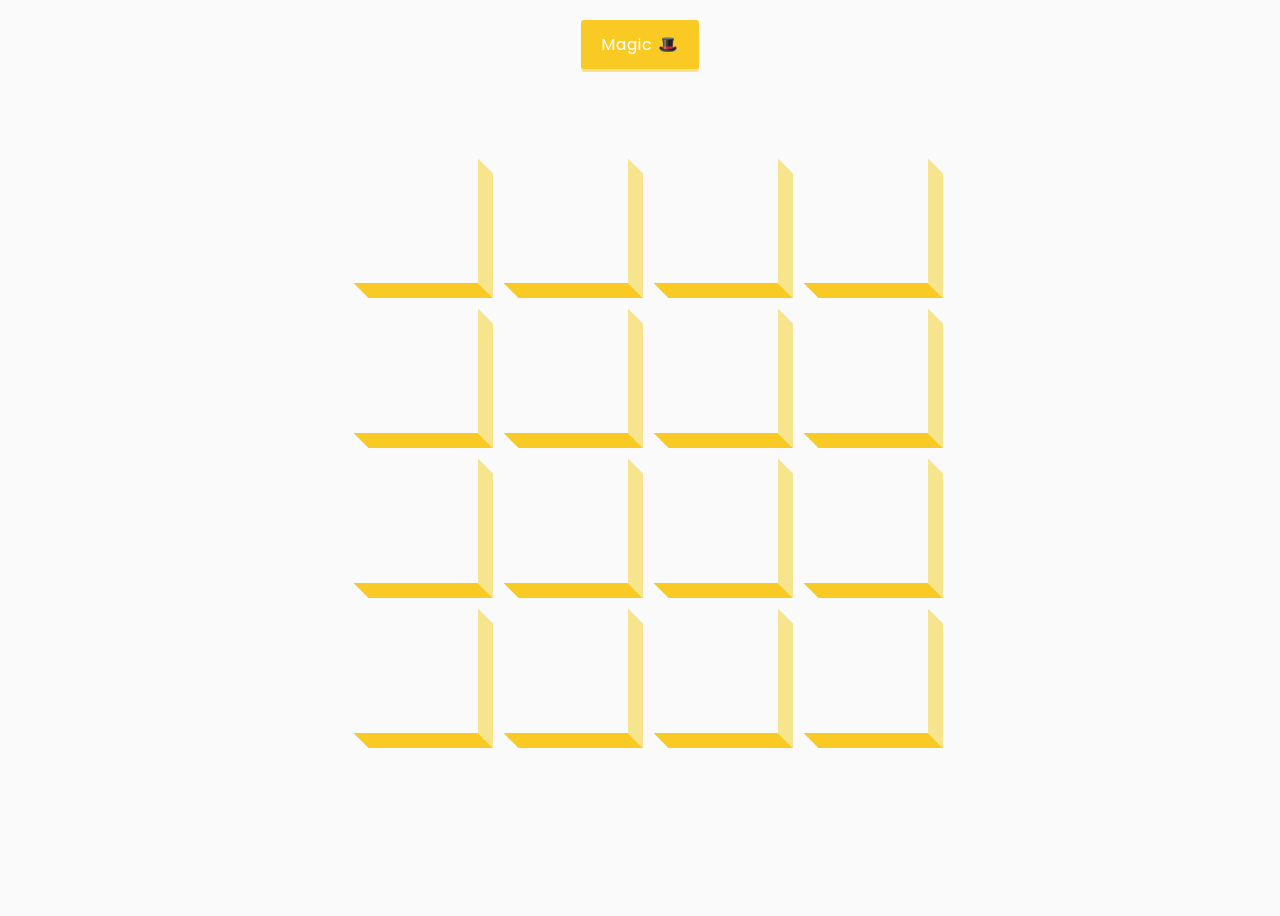
<file: 3D_Boxes_Bckground/index.html>
<!DOCTYPE html>
<html lang="en">
  <head>
    <meta charset="UTF-8" />
    <meta name="viewport" content="width=device-width, initial-scale=1.0" />
    <link
      rel="stylesheet"
      href="https://cdnjs.cloudflare.com/ajax/libs/font-awesome/5.14.0/css/all.min.css"
      integrity="sha512-1PKOgIY59xJ8Co8+NE6FZ+LOAZKjy+KY8iq0G4B3CyeY6wYHN3yt9PW0XpSriVlkMXe40PTKnXrLnZ9+fkDaog=="
      crossorigin="anonymous"
    />
    <link rel="stylesheet" href="style.css" />
    <title>3D Boxes Background</title>
  </head>
  <body>
    <button id="btn" class="magic">Magic 🎩</button>
    <div id="boxes" class="boxes big"></div>
    <script src="script.js"></script>
  </body>
</html>
</file>
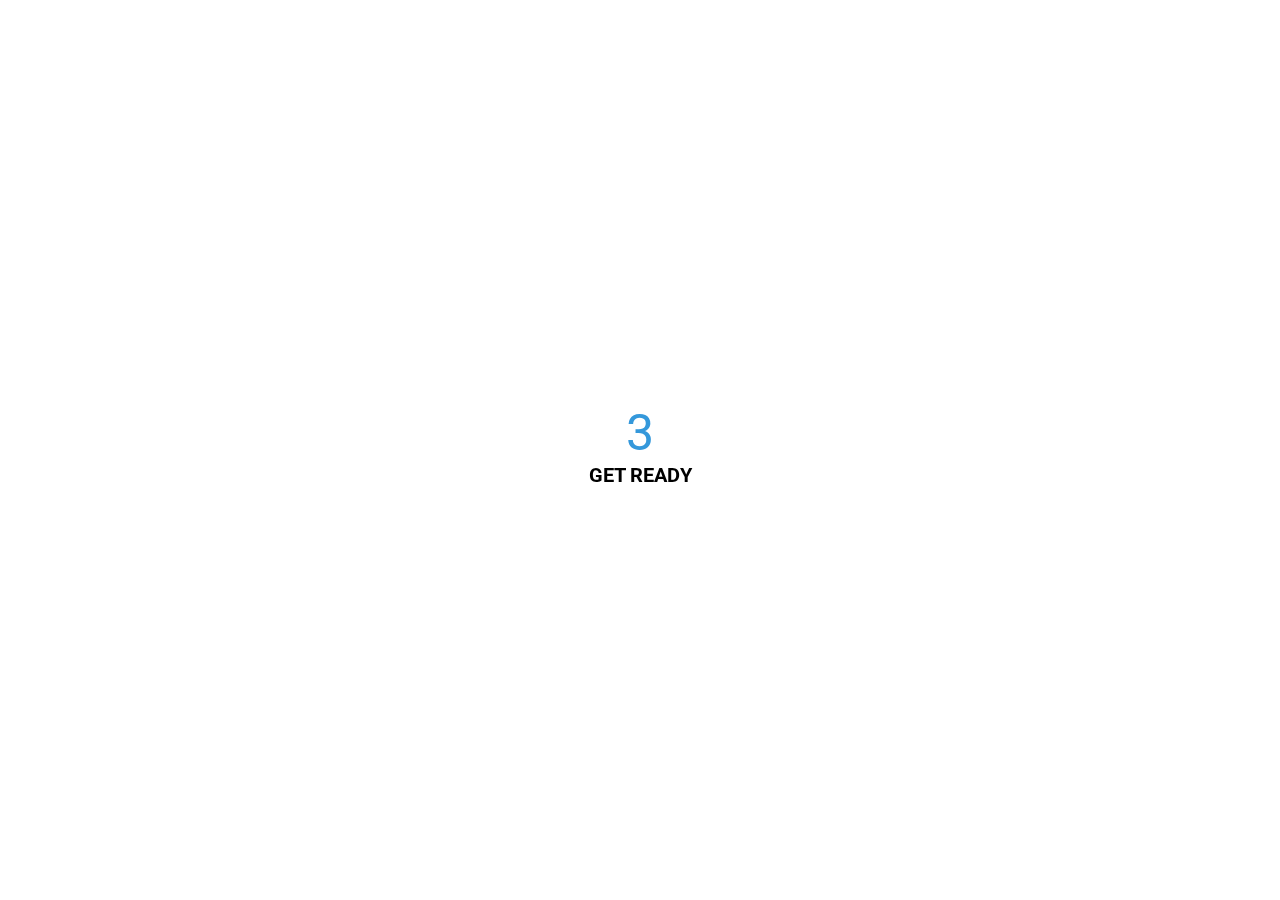
<file: Animated_countdown/index.html>
<!DOCTYPE html>
<html lang="en">
  <head>
    <meta charset="UTF-8" />
    <meta name="viewport" content="width=device-width, initial-scale=1.0" />
    <link rel="stylesheet" href="style.css" />
    <title>Animated Countdown</title>
  </head>
  <body>
    <div class="counter">
      <div class="nums">
        <span class="in">3</span>
        <span>2</span>
        <span>1</span>
        <span>0</span>
      </div>
      <h4>Get Ready</h4>
    </div>

    <div class="final">
      <h1>GO</h1>
      <button id="replay">
        <span>Replay</span>
      </button>
    </div>
    <script src="script.js"></script>
  </body>
</html>
</file>
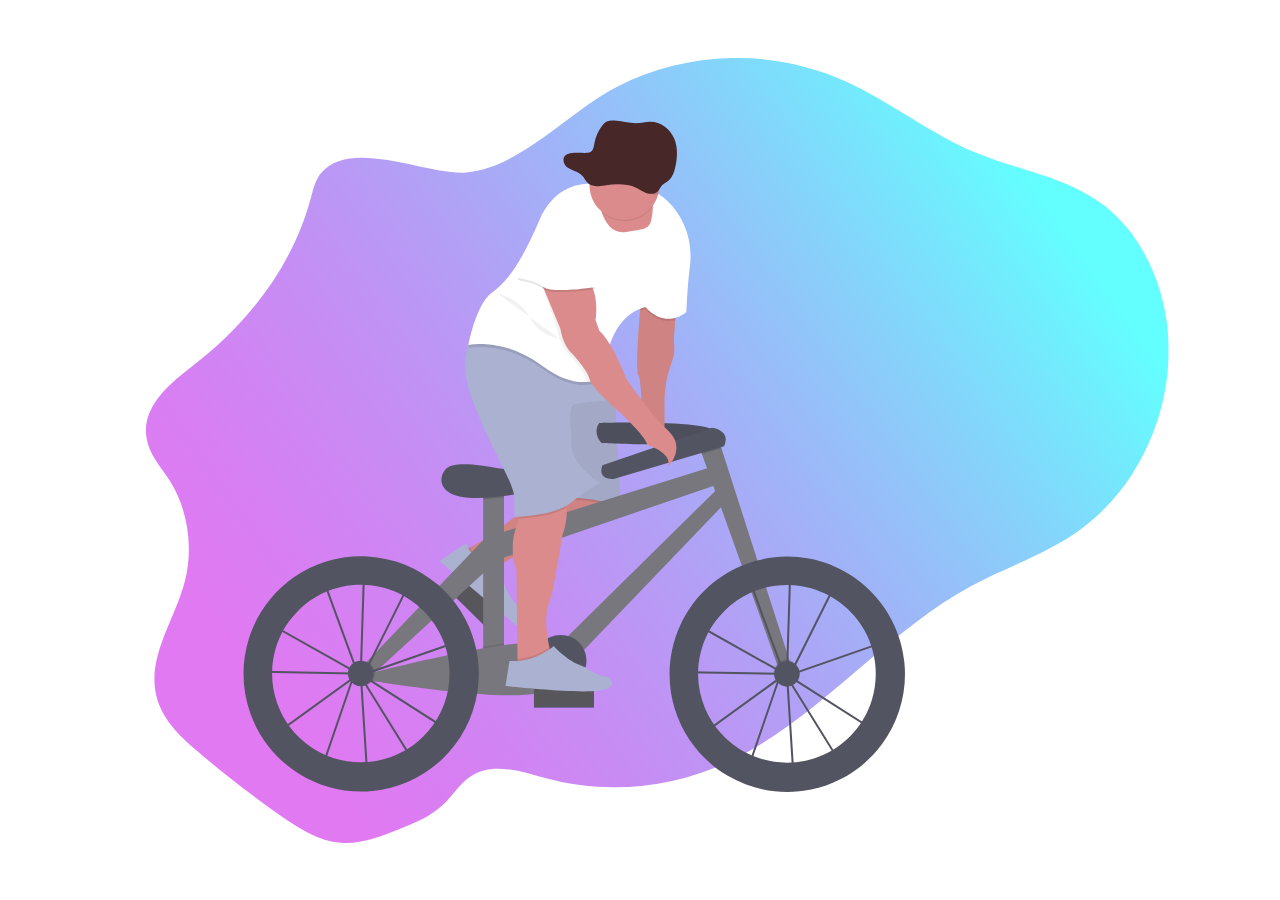
<file: Animated_SVG/index.html>
<!-- Based on Learn To Build An SVG Animation With CSS by Simo Edwin - Dev Ed (2019)
see: https://www.youtube.com/watch?v=gWai7fYp9PY -->

<!DOCTYPE html>
<html lang="en">
  <head>
    <meta charset="UTF-8" />
    <meta name="viewport" content="width=device-width, initial-scale=1.0" />
    <link rel="stylesheet" href="style.css" />
    <title>Bike</title>
  </head>
  <body>
    <svg
      width="1058"
      height="785"
      viewBox="0 0 1058 785"
      fill="none"
      xmlns="http://www.w3.org/2000/svg"
    >
      <g id="bike" clip-path="url(#clip0)">
        <path
          id="Vector"
          d="M209.73 115.43C204.25 122.08 202.14 131.43 199.78 140.22C180.78 211.06 133.96 268.04 80.64 308.74C58.06 325.98 30.57 349.1 35.51 380.01C38.17 396.61 49.84 408.83 58.51 422.35C76.7 450.66 82.6 489.14 73.93 523.03C64.07 561.59 36.51 597.57 45.04 636.56C50.3 660.56 68.16 677.64 85.33 692.32C112.117 715.207 139.757 736.647 168.25 756.64C187.35 770.04 207.67 783.08 229.93 784.78C249.53 786.28 268.73 778.83 287.34 771.48C303.6 765.05 320.27 758.36 333.4 745.48C341.97 737.07 348.8 726.22 358.32 719.34C380.68 703.18 409.4 713.42 435.04 720.34C495.54 736.58 560.29 730.65 617.86 703.6C706.17 662.1 773.48 574.95 859.86 528.19C897 508.08 937.4 495.6 971.79 469.7C991.165 454.953 1007.81 436.936 1020.99 416.46C1046.99 376.35 1061.05 325.21 1056.99 275.15C1052.93 225.09 1030.18 176.85 994.45 148.59C956.2 118.34 907.89 112.69 864.37 94.53C819.43 75.77 779.45 43.53 734.94 23.4C698.924 7.15665 659.728 -0.81716 620.228 0.0636141C580.728 0.944389 541.926 10.6574 506.67 28.49C458.23 52.99 409.13 110.15 355.18 114.49C316.74 117.49 239.75 79.01 209.73 115.43Z"
          fill="url(#paint0_linear)"
        />
        <g id="man-bike">
          <path
            id="Vector_2"
            d="M387 554.303L344.293 512.159L330.947 525.683L373.654 567.827L387 554.303Z"
            fill="#6C63FF"
          />
          <path
            id="Vector_3"
            d="M387 554.303L344.293 512.159L330.947 525.683L373.654 567.827L387 554.303Z"
            fill="#57565B"
          />
          <path
            id="Vector_4"
            d="M354.48 491.99C354.48 491.99 379.27 478.91 388.85 470.49C394.617 465.444 400.818 460.917 407.38 456.96L438.48 438.03L503.48 433.03L506.48 444.03C506.48 444.03 511.48 460.03 461.48 474.03C411.48 488.03 386.48 510.03 386.48 510.03C386.48 510.03 354.48 520.99 354.48 491.99Z"
            fill="#DB8B8B"
          />
          <path
            id="Vector_5"
            opacity="0.1"
            d="M389.13 507.86C387.36 509.21 386.48 509.99 386.48 509.99C386.48 509.99 354.48 520.99 354.48 491.99C354.48 491.99 356.03 491.17 358.48 489.8C360.955 493.831 364.423 497.16 368.551 499.469C372.679 501.778 377.33 502.99 382.06 502.99H385.45L389.13 507.86Z"
            fill="black"
          />
          <path
            id="Vector_6"
            opacity="0.05"
            d="M505.54 449.55C502.76 455.44 493.17 465.12 461.48 473.99C420.87 485.36 396.75 501.99 389.13 507.86C387.36 509.21 386.48 509.99 386.48 509.99C386.48 509.99 354.48 520.99 354.48 491.99C354.48 491.99 356.03 491.17 358.48 489.8C365.91 485.73 381.64 476.8 388.82 470.45C394.586 465.403 400.787 460.875 407.35 456.92L438.45 437.99L450.03 437.1L503.45 432.99L506.45 443.99C506.45 443.99 507.15 446.14 505.54 449.55Z"
            fill="black"
          />
          <path
            id="Vector_7"
            d="M354.98 485.49L328.48 502.99L406.08 567.99C406.08 567.99 417.48 560.99 411.48 552.99C411.48 552.99 391.48 535.99 390.48 511.99L384.48 503.99H381.09C375.358 503.991 369.767 502.211 365.089 498.897C360.412 495.583 356.88 490.898 354.98 485.49V485.49Z"
            fill="#ABB1D1"
          />
          <path
            id="Vector_8"
            opacity="0.1"
            d="M505.54 449.55C489.54 441.82 450.48 440.99 450.48 440.99L450.06 437.1L503.48 432.99L506.48 443.99C506.48 443.99 507.15 446.14 505.54 449.55Z"
            fill="black"
          />
          <path
            id="Vector_9"
            d="M450.48 438.99C450.48 438.99 497.48 439.99 509.48 449.99L503.48 328.99H438.48L450.48 438.99Z"
            fill="#ABB1D1"
          />
          <path
            id="Vector_10"
            opacity="0.05"
            d="M450.48 438.49C450.48 438.49 497.48 439.49 509.48 449.49L503.48 328.49H438.48L450.48 438.49Z"
            fill="black"
          />
          <path
            id="Vector_11"
            d="M488.24 364.95C488.24 364.95 605.89 360.95 608.29 376.16C610.69 391.37 490.64 384.96 490.64 384.96C490.64 384.96 481.04 375.35 488.24 364.95Z"
            fill="#535461"
          />
          <path
            id="Vector_12"
            opacity="0.05"
            d="M488.24 364.95C488.24 364.95 605.89 360.95 608.29 376.16C610.69 391.37 490.64 384.96 490.64 384.96C490.64 384.96 481.04 375.35 488.24 364.95Z"
            fill="black"
          />
          <path
            id="Vector_13"
            d="M393 425.78H372.19V606.66H393V425.78Z"
            fill="#78777E"
          />
          <path
            id="Vector_14"
            opacity="0.1"
            d="M393 425.77V439.7C386.08 440.6 379 441.17 372.19 441.39V425.77H393Z"
            fill="black"
          />
          <path
            id="Vector_15"
            d="M391.44 410.78C388.52 410.554 385.616 410.164 382.74 409.61C371.46 407.45 343.02 402.92 335.37 410.61C325.77 420.21 328.97 437.02 354.58 439.42C380.19 441.82 424.21 435.42 433.02 425.81C433.02 425.77 417.09 412.75 391.44 410.78Z"
            fill="#535461"
          />
          <path
            id="Vector_16"
            d="M387.4 475.4L605.9 407.37L613.1 424.18L389 501.01L387.4 475.4Z"
            fill="#78777E"
          />
          <path
            id="Vector_17"
            d="M452.23 582.65L609.9 427.38L618.7 440.18L468.23 597.05L452.23 582.65Z"
            fill="#78777E"
          />
          <path
            id="Vector_18"
            opacity="0.1"
            d="M653.58 529.85C648.584 531.142 643.712 532.872 639.02 535.02L629.46 508.31C634.477 506.123 639.644 504.295 644.92 502.84L653.58 529.85Z"
            fill="black"
          />
          <path
            id="Vector_19"
            d="M680.33 608.26L669.13 614.66L590.99 396.33L587.49 386.56L605.9 376.15L610.51 390.53L680.33 608.26Z"
            fill="#78777E"
          />
          <path
            id="Vector_20"
            opacity="0.1"
            d="M610.51 390.53L590.99 396.33L587.49 386.56L605.9 376.15L610.51 390.53Z"
            fill="black"
          />
          <path
            id="Vector_21"
            d="M491.44 407.37L601.09 369.75C601.09 369.75 620.3 372.15 613.09 388.16L502.65 420.97C502.65 420.97 485.85 422.57 491.44 407.37Z"
            fill="#535461"
          />
          <path
            id="Vector_22"
            opacity="0.1"
            d="M367.79 615.86C367.789 621.994 367.314 628.119 366.37 634.18C356.77 633.49 346.85 632.49 337.13 631.49C339.289 619.599 339.021 607.394 336.34 595.61C345.81 593.61 355.48 591.7 364.92 589.97C366.833 598.467 367.795 607.15 367.79 615.86V615.86Z"
            fill="black"
          />
          <path
            id="Vector_23"
            opacity="0.1"
            d="M393 585.38V606.65H372.19V588.65C379.39 587.4 386.39 586.29 393 585.38Z"
            fill="black"
          />
          <path
            id="Vector_24"
            d="M258.54 615.49C258.54 615.49 426.62 571.49 440.22 588.28C453.82 605.07 468.23 627.49 425.85 635.49C383.47 643.49 255.37 621.88 255.37 621.88L258.54 615.49Z"
            fill="#78777E"
          />
          <path
            id="Vector_25"
            opacity="0.1"
            d="M341.21 541.37L319.85 560.92C316.067 556.064 311.791 551.614 307.09 547.64L327.03 526.81C332.164 531.249 336.908 536.12 341.21 541.37V541.37Z"
            fill="black"
          />
          <path
            id="Vector_26"
            d="M252.94 606.66L378.59 475.4L382.6 505.81L259.34 618.66L252.94 606.66Z"
            fill="#78777E"
          />
          <path
            id="Vector_27"
            opacity="0.1"
            d="M251.34 628.27C258.415 628.27 264.15 622.535 264.15 615.46C264.15 608.385 258.415 602.65 251.34 602.65C244.265 602.65 238.53 608.385 238.53 615.46C238.53 622.535 244.265 628.27 251.34 628.27Z"
            fill="black"
          />
          <path
            id="Vector_28"
            opacity="0.1"
            d="M675.13 627.07C682.205 627.07 687.94 621.335 687.94 614.26C687.94 607.185 682.205 601.45 675.13 601.45C668.055 601.45 662.32 607.185 662.32 614.26C662.32 621.335 668.055 627.07 675.13 627.07Z"
            fill="black"
          />
          <path
            id="Vector_29"
            opacity="0.1"
            d="M448.22 628.27C462.364 628.27 473.83 616.804 473.83 602.66C473.83 588.516 462.364 577.05 448.22 577.05C434.076 577.05 422.61 588.516 422.61 602.66C422.61 616.804 434.076 628.27 448.22 628.27Z"
            fill="black"
          />
          <path
            id="Vector_30"
            d="M449.83 628.27C463.974 628.27 475.44 616.804 475.44 602.66C475.44 588.516 463.974 577.05 449.83 577.05C435.686 577.05 424.22 588.516 424.22 602.66C424.22 616.804 435.686 628.27 449.83 628.27Z"
            fill="#535461"
          />
          <path
            id="Vector_31"
            d="M442.992 600.736L442.984 600.742C439.977 602.991 439.362 607.253 441.611 610.26L461.937 637.441C464.186 640.448 468.448 641.063 471.455 638.814L471.463 638.808C474.471 636.559 475.085 632.297 472.836 629.29L452.51 602.109C450.261 599.102 446 598.487 442.992 600.736Z"
            fill="#6C63FF"
          />
          <path
            id="Vector_32"
            d="M565.48 246.99L563.1 277.1C562.826 280.914 562.876 284.744 563.25 288.55C563.56 291.92 563.25 297.82 559.95 306.82C555.713 318.317 553.523 330.467 553.48 342.72V376.99L530.48 372.99C530.48 372.99 531.48 324.99 527.48 316.99C523.48 308.99 530.48 237.99 530.48 237.99L565.48 246.99Z"
            fill="#DB8B8B"
          />
          <path
            id="Vector_33"
            opacity="0.05"
            d="M564.3 261.91L563.1 277.1C562.83 280.911 562.883 284.738 563.26 288.54C563.57 291.91 563.26 297.81 559.96 306.82C555.723 318.317 553.533 330.467 553.49 342.72V376.99L530.49 372.99C530.49 372.99 531.49 324.99 527.49 316.99C524.66 311.32 527.34 274.05 529.15 252.78C529.9 244.03 530.49 237.99 530.49 237.99L565.49 246.99L564.3 261.91Z"
            fill="black"
          />
          <path
            id="Vector_34"
            d="M451.5 476.99L442.85 526.19C441.759 532.759 440.086 539.218 437.85 545.49C432.78 559.35 436.02 578.78 438.48 589.38C439.57 594.06 440.48 597.02 440.48 597.02L414.48 611.02L406.48 605.02V601.02L405.48 512.02C399.48 498.02 401.48 477.02 405.48 469.02C406.617 466.392 407.417 463.63 407.86 460.8C409.86 450.08 410.48 435.02 410.48 435.02C410.48 435.02 426.48 408.02 445.48 426.02C452.48 432.65 455.14 441.32 455.7 449.62C456.68 463.83 451.5 476.99 451.5 476.99Z"
            fill="#DB8B8B"
          />
          <path
            id="Vector_35"
            opacity="0.1"
            d="M455.7 449.59C441.83 457.83 417.7 460.16 407.86 460.77C409.86 450.05 410.48 434.99 410.48 434.99C410.48 434.99 426.48 407.99 445.48 425.99C452.48 432.62 455.14 441.29 455.7 449.59Z"
            fill="black"
          />
          <path
            id="Vector_36"
            d="M489.48 424.99C478.846 430.653 468.797 437.352 459.48 444.99C443.48 457.99 403.48 458.99 403.48 458.99V443.99C404.48 425.99 387.48 405.99 364.48 349.99C349.79 314.23 353.86 293.99 358.72 283.99C361.48 278.34 364.48 275.99 364.48 275.99L489.48 299.99L493.95 313.39L503.48 341.99C503.48 341.99 468.48 343.99 462.48 346.99C456.48 349.99 460.48 376.99 460.48 376.99C454.48 404.99 489.48 424.99 489.48 424.99Z"
            fill="#ABB1D1"
          />
          <path
            id="Vector_37"
            opacity="0.1"
            d="M565.48 246.99L564.3 261.91C546.9 266.91 534.48 250.99 534.48 250.99C532.665 251.477 530.882 252.074 529.14 252.78C529.89 244.03 530.48 237.99 530.48 237.99L565.48 246.99Z"
            fill="black"
          />
          <path
            id="Vector_38"
            opacity="0.1"
            d="M493.95 313.39C493.48 318.06 493.48 320.99 493.48 320.99C493.48 320.99 470.48 339.99 431.48 310.99C392.48 281.99 357.48 289.99 357.48 289.99C357.48 289.99 357.89 287.67 358.72 283.99C361.48 278.34 364.48 275.99 364.48 275.99L489.48 299.99L493.95 313.39Z"
            fill="black"
          />
          <path
            id="Vector_39"
            d="M578.96 207.94C576.35 228.29 575.48 253.94 575.48 253.94C552.48 271.94 534.48 248.94 534.48 248.94C512.76 254.77 502.55 273.78 497.74 290.37C495.164 299.344 493.732 308.607 493.48 317.94C493.48 317.94 487.4 322.94 476.2 323.94C465.61 324.83 450.43 322.07 431.48 307.94C392.48 278.94 357.48 286.94 357.48 286.94C357.48 286.94 364.48 246.94 380.48 234.94C396.48 222.94 408.48 207.94 428.48 161.94C448.48 115.94 489.48 126.94 489.48 126.94C489.48 126.94 491.48 117.94 528.48 126.94C537.492 129.302 545.834 133.721 552.85 139.85C572.64 156.49 582.24 182.3 578.96 207.94Z"
            fill="white"
          />
          <path
            id="Vector_40"
            d="M541.85 149.49C541.8 150.82 541.69 152.3 541.51 153.95C539.51 171.95 537.51 169.95 515.51 173.95C501.83 176.44 494.72 165.01 491.3 156.01C490.062 152.75 489.128 149.382 488.51 145.95L536.51 137.95C536.51 137.95 542.26 136.34 541.85 149.49Z"
            fill="#DB8B8B"
          />
          <path
            id="Vector_41"
            opacity="0.05"
            d="M497.74 290.42C495.164 299.394 493.732 308.657 493.48 317.99C493.48 317.99 487.4 322.99 476.2 323.99C475.884 323.353 475.643 322.682 475.48 321.99C473.48 312.99 458.48 296.99 458.48 296.99C448.48 287.99 446.48 271.99 446.48 271.99L429.98 223.49L424.48 218.99C424.48 218.99 447.48 200.99 467.48 215.99C487.48 230.99 481.48 262.99 481.48 262.99L485.48 273.99C489.63 277.49 493.85 283.66 497.74 290.42Z"
            fill="black"
          />
          <path
            id="Vector_42"
            d="M427.48 217.99L449.48 270.99C449.48 270.99 451.48 286.99 461.48 295.99C461.48 295.99 476.48 311.99 478.48 320.99C480.48 329.99 508.48 353.99 508.48 353.99C508.48 353.99 534.48 377.99 536.48 386.99C536.48 386.99 560.48 393.99 557.48 407.99C557.48 407.99 575.48 389.99 557.48 372.99C539.48 355.99 515.48 320.99 515.48 320.99C515.48 320.99 501.48 283.99 488.48 272.99L484.48 261.99C484.48 261.99 490.48 229.99 470.48 214.99C450.48 199.99 427.48 217.99 427.48 217.99Z"
            fill="#DB8B8B"
          />
          <path
            id="Vector_43"
            opacity="0.1"
            d="M440.48 596.99L414.48 610.99L406.48 604.99V600.99C415.464 600.352 424.193 597.718 432.03 593.28C434.43 591.92 436.69 590.58 438.5 589.4C439.55 594.03 440.48 596.99 440.48 596.99Z"
            fill="black"
          />
          <path
            id="Vector_44"
            opacity="0.1"
            d="M470.48 175.99L484.48 230.99C484.48 230.99 441.48 237.99 432.48 230.99C423.48 223.99 406.48 221.99 406.48 221.99C406.48 221.99 424.48 169.99 434.48 163.99C444.48 157.99 470.48 175.99 470.48 175.99Z"
            fill="black"
          />
          <path
            id="Vector_45"
            d="M470.48 173.99L484.48 228.99C484.48 228.99 441.48 235.99 432.48 228.99C423.48 221.99 406.48 219.99 406.48 219.99C406.48 219.99 424.48 167.99 434.48 161.99C444.48 155.99 470.48 173.99 470.48 173.99Z"
            fill="white"
          />
          <path
            id="Vector_46"
            opacity="0.1"
            d="M541.85 148.49C539.049 152.356 535.487 155.609 531.383 158.047C527.278 160.485 522.718 162.058 517.983 162.669C513.248 163.28 508.439 162.915 503.85 161.598C499.261 160.281 494.99 158.039 491.3 155.01C490.062 151.75 489.128 148.382 488.51 144.95L536.51 136.95C536.51 136.95 542.26 135.34 541.85 148.49Z"
            fill="black"
          />
          <path
            id="Vector_47"
            d="M548.48 126.99C548.48 136.273 544.793 145.175 538.229 151.739C531.665 158.303 522.763 161.99 513.48 161.99C504.197 161.99 495.295 158.303 488.731 151.739C482.168 145.175 478.48 136.273 478.48 126.99C478.48 126.41 478.48 125.83 478.48 125.25C478.711 115.967 482.62 107.157 489.346 100.756C496.073 94.3555 505.067 90.8893 514.35 91.12C523.633 91.3508 532.443 95.2595 538.844 101.986C545.245 108.713 548.711 117.707 548.48 126.99V126.99Z"
            fill="#DB8B8B"
          />
          <path
            id="Vector_48"
            opacity="0.1"
            d="M548.48 126.99C548.483 130.216 548.039 133.426 547.16 136.53C544.455 137.12 541.633 136.861 539.08 135.79C535.34 134.32 532.13 131.79 528.54 129.97C518.43 124.85 506.4 125.86 495.2 127.55C489.64 128.39 483.33 129.17 478.96 125.63C478.81 125.511 478.666 125.385 478.53 125.25C478.761 115.967 482.67 107.157 489.396 100.756C496.123 94.3555 505.117 90.8893 514.4 91.12C523.683 91.3508 532.493 95.2595 538.894 101.986C545.295 108.713 548.761 117.707 548.53 126.99H548.48Z"
            fill="black"
          />
          <path
            id="Vector_49"
            opacity="0.05"
            d="M384.98 234.49C384.98 234.49 410.98 241.49 418.98 259.49C426.98 277.49 448.62 280.78 448.62 280.78"
            fill="black"
          />
          <path
            id="Vector_50"
            d="M482.98 630.49H422.98V649.49H482.98V630.49Z"
            fill="#6C63FF"
          />
          <path
            id="Vector_51"
            d="M482.98 630.49H422.98V649.49H482.98V630.49Z"
            fill="#57565B"
          />
          <path
            id="Vector_52"
            d="M431.99 595.23C437.36 592.23 442.07 589.23 442.48 587.99C442.48 587.99 456.03 602.29 468.1 606.73C472.159 608.229 476.044 610.16 479.69 612.49C484.47 615.49 491.29 619.02 497.48 619.02C497.48 619.02 511.48 631.02 484.48 633.02C457.48 635.02 394.48 628.02 394.48 628.02L398.48 603.02C410.167 603.705 421.804 601 431.99 595.23Z"
            fill="#ABB1D1"
          />
        </g>
        <g id="left-wheel">
          <path
            id="Vector_53"
            d="M255.23 716.99L248.96 619.05L248.83 618.84L242.51 621.04L213.43 705.89L167.18 673.1L240.85 619.69L240.92 619.48L241.34 619.33L246.09 615.88L168.85 572.57L149.93 593.37L152.93 612.87L241.75 614.49V616.49L151.27 614.87L147.85 592.73L173.75 564.27L212.5 519.07L213.19 520.94L221.39 511.94L251.85 517.4V516.19L253.85 516.25V517.76L299.21 525.88L256.92 610.49L250.75 614.96V615.46V616.02L348.55 581.94L336.94 673.15L253.94 620.28L251.02 618.64L299.96 697.52L255.23 716.99ZM251.23 622.65L257.08 714.03L297.13 696.65L251.23 622.65ZM170.65 673.08L212.44 702.71L239.78 622.97L170.65 673.08ZM252.97 617.42L255.06 618.59L335.41 669.79L346.21 584.92L252.97 617.42ZM245.87 610.22L248.38 614.27L248.82 613.95L251.82 519.42L222.08 514.1L213.92 523.1L245.87 610.22ZM170.45 571.16L245.29 613.16L243.99 611.03L212.41 524.76L175.22 565.63L170.45 571.16ZM253.85 519.77L250.85 612.49L255.37 609.21L296.28 527.39L253.85 519.77Z"
            fill="#535461"
          />
          <path
            id="Vector_54"
            d="M364.92 589.95C360.91 572.131 352.79 555.495 341.21 541.37C336.911 536.121 332.171 531.25 327.04 526.81C307.314 509.779 282.491 499.779 256.467 498.381C230.443 496.983 204.692 504.265 183.254 519.085C161.816 533.904 145.906 555.422 138.02 580.262C130.134 605.102 130.719 631.857 139.683 656.328C148.647 680.799 165.482 701.601 187.547 715.47C209.612 729.339 235.657 735.488 261.595 732.954C287.533 730.42 311.895 719.345 330.858 701.468C349.822 683.591 362.312 659.923 366.37 634.18C367.314 628.119 367.789 621.994 367.79 615.86C367.797 607.144 366.834 598.454 364.92 589.95ZM249.73 704.3C231.498 704.281 213.714 698.647 198.797 688.164C183.879 677.682 172.552 662.859 166.356 645.712C160.16 628.565 159.395 609.926 164.165 592.329C168.935 574.732 179.009 559.031 193.018 547.361C207.026 535.692 224.288 528.619 242.457 527.106C260.627 525.593 278.821 529.712 294.567 538.904C310.312 548.096 322.845 561.914 330.46 578.48C338.076 595.045 340.405 613.554 337.13 631.49C333.38 651.933 322.58 670.414 306.611 683.718C290.642 697.021 270.514 704.304 249.73 704.3V704.3Z"
            fill="#535461"
          />
          <path
            id="Vector_55"
            d="M249.73 628.27C256.805 628.27 262.54 622.535 262.54 615.46C262.54 608.385 256.805 602.65 249.73 602.65C242.655 602.65 236.92 608.385 236.92 615.46C236.92 622.535 242.655 628.27 249.73 628.27Z"
            fill="#535461"
          />
        </g>
        <g id="right-wheel">
          <path
            id="Vector_56"
            d="M681.42 717.39L675.16 619.49L675.03 619.28L668.71 621.48L639.62 706.29L593.37 673.49L667.06 620.08L667.13 619.87L667.55 619.72L672.3 616.27L595.06 572.96L576.13 593.76L579.13 613.26L667.93 614.84V616.84L577.45 615.22L574.05 593.11L599.94 564.66L638.66 519.49L639.35 521.36L647.55 512.36L678.09 517.83V516.62L680.09 516.68V518.19L725.45 526.31L683.12 610.96L676.95 615.43V615.93V616.49L774.76 582.41L763.15 673.62L680.15 620.75L677.23 619.11L726.17 698L681.42 717.39ZM677.42 623.05L683.27 714.43L723.32 697.05L677.42 623.05ZM596.85 673.49L638.64 703.12L665.98 623.38L596.85 673.49ZM679.17 617.83L681.26 619L761.61 670.2L772.41 585.33L679.17 617.83ZM672.07 610.63L674.58 614.68L675.02 614.36L678.02 519.83L648.28 514.49L640.12 523.49L672.07 610.63ZM596.68 571.58L671.52 613.58L670.22 611.45L638.64 525.18L601.44 566.06L596.68 571.58ZM680.05 520.19L677.05 612.88L681.57 609.6L722.48 527.78L680.05 520.19Z"
            fill="#535461"
          />
          <path
            id="Vector_57"
            d="M676.33 498.61C665.717 498.598 655.15 500.024 644.92 502.85C639.644 504.305 634.477 506.133 629.46 508.32C602.73 519.907 581.247 540.997 569.167 567.508C557.087 594.019 555.269 624.069 564.065 651.843C572.86 679.618 591.644 703.143 616.782 717.869C641.921 732.594 671.627 737.473 700.155 731.562C728.682 725.65 754.004 709.369 771.221 685.867C788.438 662.365 796.327 633.312 793.362 604.33C790.396 575.348 776.787 548.495 755.168 528.966C733.548 509.438 705.454 498.622 676.32 498.61H676.33ZM675.93 704.7C655.649 704.692 635.981 697.746 620.192 685.017C604.404 672.288 593.445 654.541 589.135 634.723C584.825 614.905 587.424 594.209 596.501 576.073C605.577 557.936 620.584 543.45 639.03 535.02C643.722 532.872 648.594 531.142 653.59 529.85C665.802 526.68 678.549 526.147 690.984 528.287C703.418 530.427 715.253 535.191 725.703 542.261C736.153 549.332 744.977 558.547 751.588 569.293C758.199 580.039 762.446 592.069 764.046 604.585C765.646 617.1 764.562 629.812 760.866 641.875C757.17 653.939 750.948 665.077 742.613 674.548C734.277 684.02 724.02 691.608 712.524 696.806C701.028 702.005 688.557 704.696 675.94 704.7H675.93Z"
            fill="#535461"
          />
          <path
            id="Vector_58"
            d="M675.93 628.67C683.005 628.67 688.74 622.935 688.74 615.86C688.74 608.785 683.005 603.05 675.93 603.05C668.855 603.05 663.12 608.785 663.12 615.86C663.12 622.935 668.855 628.67 675.93 628.67Z"
            fill="#535461"
          />
        </g>
        <path
          id="hat"
          d="M453.16 105.34C455.29 112.02 465.52 112.23 470.77 117.15C473.5 119.71 474.77 123.49 477.77 125.77C481.94 128.95 487.96 128.25 493.27 127.49C503.96 125.97 515.44 125.06 525.08 129.67C528.5 131.3 531.57 133.58 535.14 134.91C538.71 136.24 543.14 136.4 546.04 134.04C548.36 132.15 549.21 129.04 551.31 126.96C552.94 125.32 555.21 124.4 557.07 122.96C561.15 119.88 562.91 114.86 564.07 110.06C566.47 100.18 567.16 89.53 563.07 80.16C558.98 70.79 549.14 63.16 538.4 63.65C535.11 63.8 531.9 64.65 528.62 65.01C520.07 65.88 511.62 63.01 503.04 62.52C500.551 62.2172 498.027 62.5616 495.71 63.52C493.963 64.4908 492.457 65.8406 491.3 67.47C487.372 72.6154 484.682 78.5969 483.44 84.95C482.44 89.74 482.39 94.08 476.52 94.82C469.85 95.7 448.65 91.21 453.16 105.34Z"
          fill="#472727"
        />
      </g>
      <defs>
        <linearGradient
          id="paint0_linear"
          x1="917"
          y1="115.5"
          x2="162.5"
          y2="651.5"
          gradientUnits="userSpaceOnUse"
        >
          <stop stop-color="#63FFFF" />
          <stop offset="1" stop-color="#CD20E9" stop-opacity="0.6" />
        </linearGradient>
        <clipPath id="clip0">
          <rect width="1057.7" height="784.98" fill="white" />
        </clipPath>
      </defs>
    </svg>
  </body>
</html>
</file>
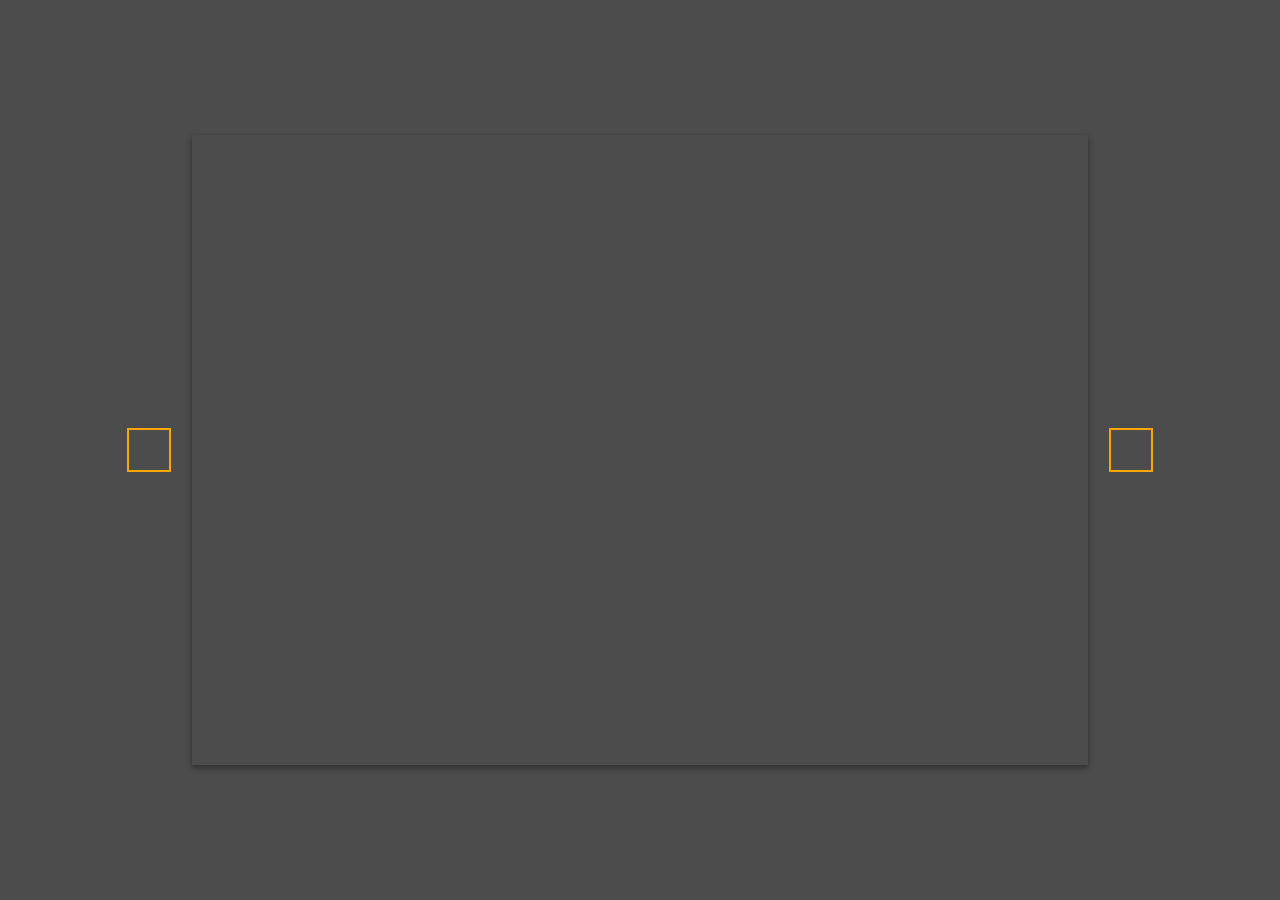
<file: Background Slider/index.html>
<!DOCTYPE html>
<html lang="en">
  <head>
    <meta charset="UTF-8" />
    <meta name="viewport" content="width=device-width, initial-scale=1.0" />
    <link
      rel="stylesheet"
      href="https://cdnjs.cloudflare.com/ajax/libs/font-awesome/5.14.0/css/all.min.css"
      integrity="sha512-1PKOgIY59xJ8Co8+NE6FZ+LOAZKjy+KY8iq0G4B3CyeY6wYHN3yt9PW0XpSriVlkMXe40PTKnXrLnZ9+fkDaog=="
      crossorigin="anonymous"
    />
    <link rel="stylesheet" href="style.css" />
    <title>Background Slider</title>
  </head>
  <body>
    <div class="slider-container">
      <div
        class="slide active"
        style="
          background-image: url('https://images.unsplash.com/photo-1549880338-65ddcdfd017b?ixlib=rb-1.2.1&ixid=eyJhcHBfaWQiOjEyMDd9&auto=format&fit=crop&w=2100&q=80');
        "
      ></div>
      <div
        class="slide"
        style="
          background-image: url('https://images.unsplash.com/photo-1511593358241-7eea1f3c84e5?ixlib=rb-1.2.1&ixid=eyJhcHBfaWQiOjEyMDd9&auto=format&fit=crop&w=1934&q=80');
        "
      ></div>

      <div
        class="slide"
        style="
          background-image: url('https://images.unsplash.com/photo-1495467033336-2effd8753d51?ixlib=rb-1.2.1&ixid=eyJhcHBfaWQiOjEyMDd9&auto=format&fit=crop&w=2100&q=80');
        "
      ></div>

      <div
        class="slide"
        style="
          background-image: url('https://images.unsplash.com/photo-1522735338363-cc7313be0ae0?ixlib=rb-1.2.1&ixid=eyJhcHBfaWQiOjEyMDd9&auto=format&fit=crop&w=2689&q=80');
        "
      ></div>

      <div
        class="slide"
        style="
          background-image: url('https://images.unsplash.com/photo-1559087867-ce4c91325525?ixlib=rb-1.2.1&ixid=eyJhcHBfaWQiOjEyMDd9&auto=format&fit=crop&w=2100&q=80');
        "
      ></div>

      <button class="arrow left-arrow" id="left">
        <i class="fas fa-arrow-left"></i>
      </button>

      <button class="arrow right-arrow" id="right">
        <i class="fas fa-arrow-right"></i>
      </button>
    </div>
    <script src="script.js"></script>
  </body>
</html>
</file>
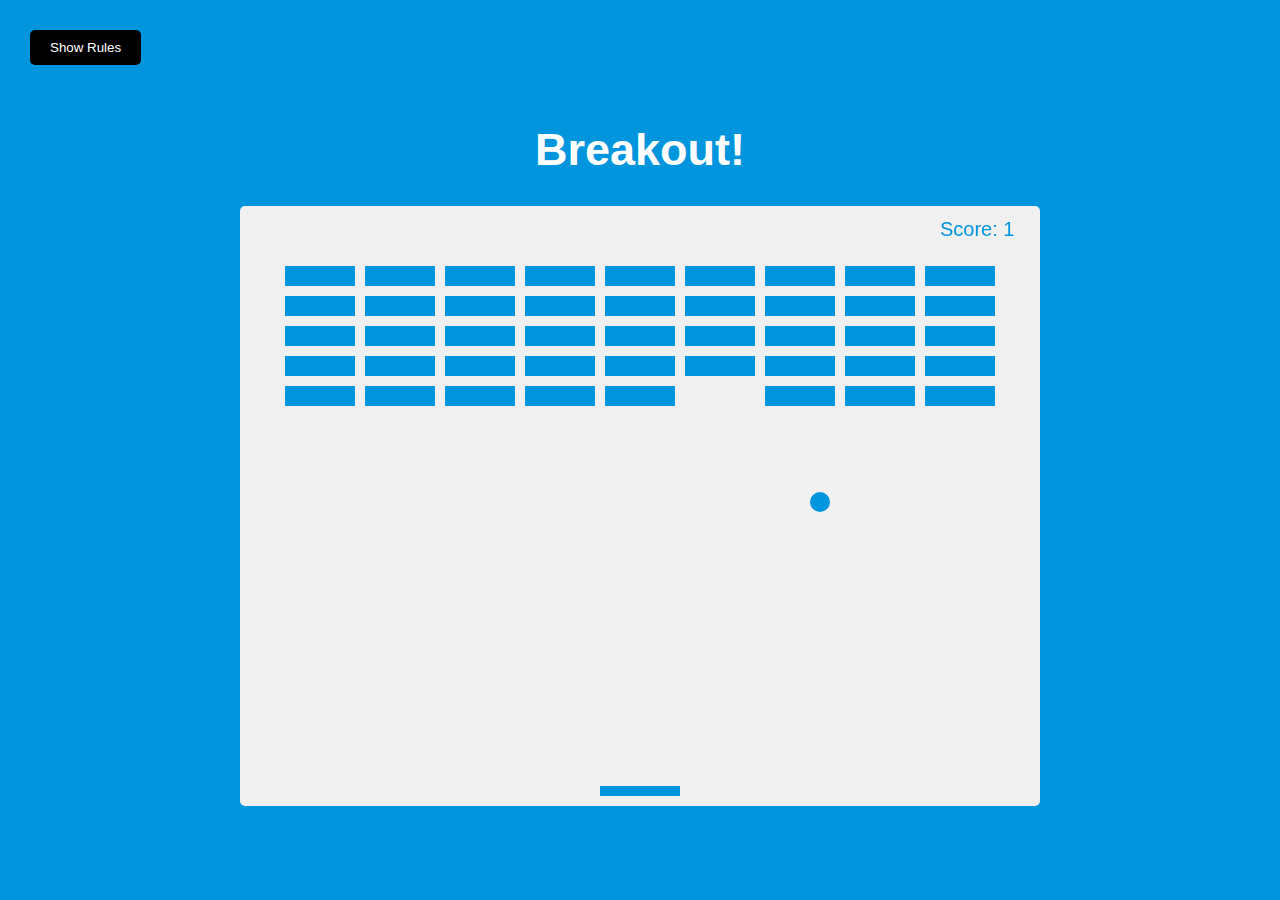
<file: Breakout_Game/index.html>
<!DOCTYPE html>
<html lang="en">
  <head>
    <meta charset="UTF-8" />
    <meta name="viewport" content="width=device-width, initial-scale=1.0" />
    <meta http-equiv="X-UA-Compatible" content="ie=edge" />
    <link rel="stylesheet" href="style.css" />
    <title>Breakout!</title>
  </head>
  <body>
    <h1>Breakout!</h1>
    <button id="rules-btn" class="btn rules-btn">Show Rules</button>
    <div id="rules" class="rules">
      <h2>How To Play:</h2>
      <p>
        Use your right and left keys to move the paddle to bounce the ball up
        and break the blocks.
      </p>
      <p>If you miss the ball, your score and the blocks will reset.</p>
      <button id="close-btn" class="btn">Close</button>
    </div>

    <canvas id="canvas" width="800" height="600"></canvas>

    <script src="script.js"></script>
  </body>
</html>
</file>
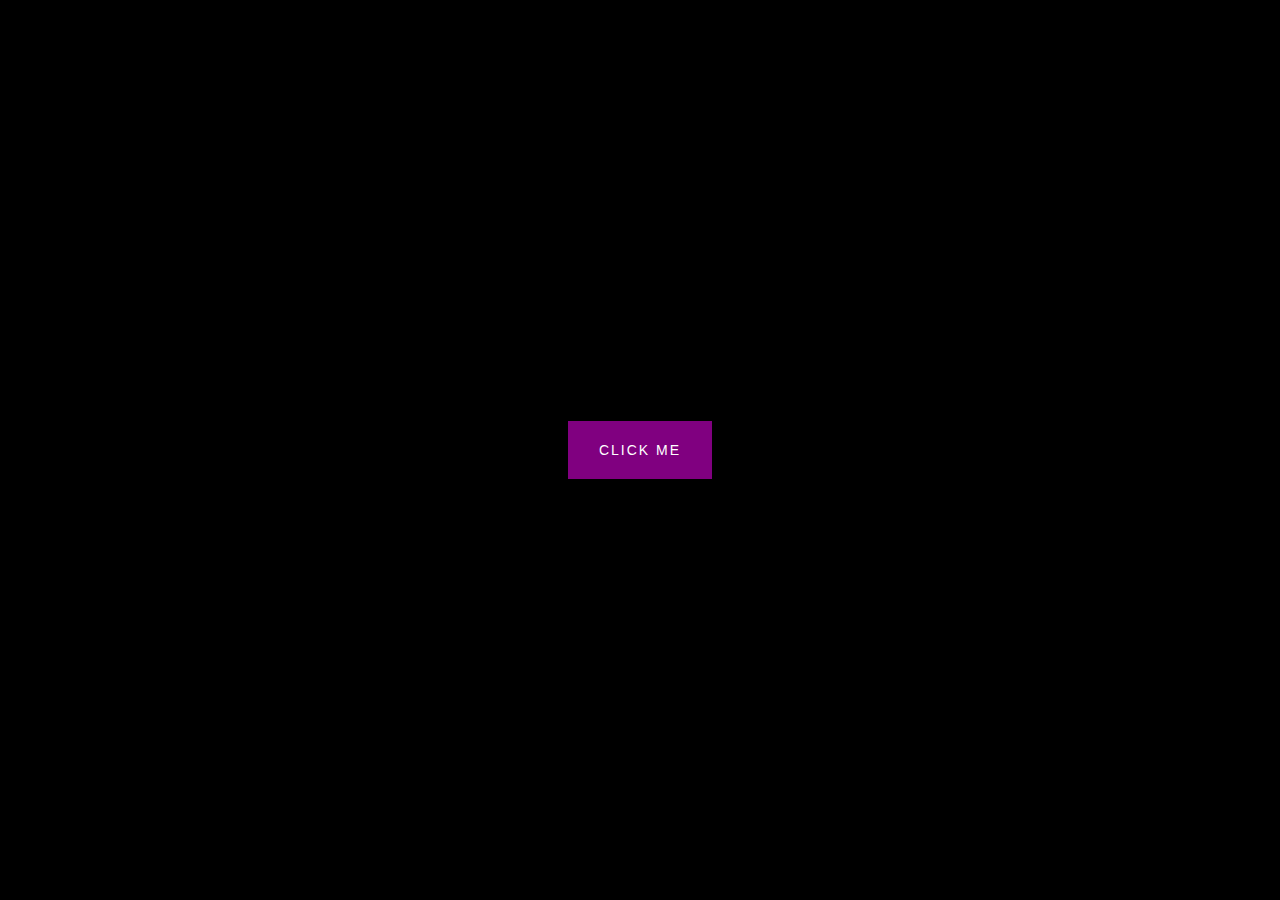
<file: Button_Ripple_Effect/index.html>
<!DOCTYPE html>
<html lang="en">
  <head>
    <meta charset="UTF-8" />
    <meta name="viewport" content="width=device-width, initial-scale=1.0" />
    <link rel="stylesheet" href="style.css" />
    <title>Button Ripple Effect</title>
  </head>
  <body>
    <button class="ripple">Click Me</button>
    <script src="script.js"></script>
  </body>
</html>
</file>
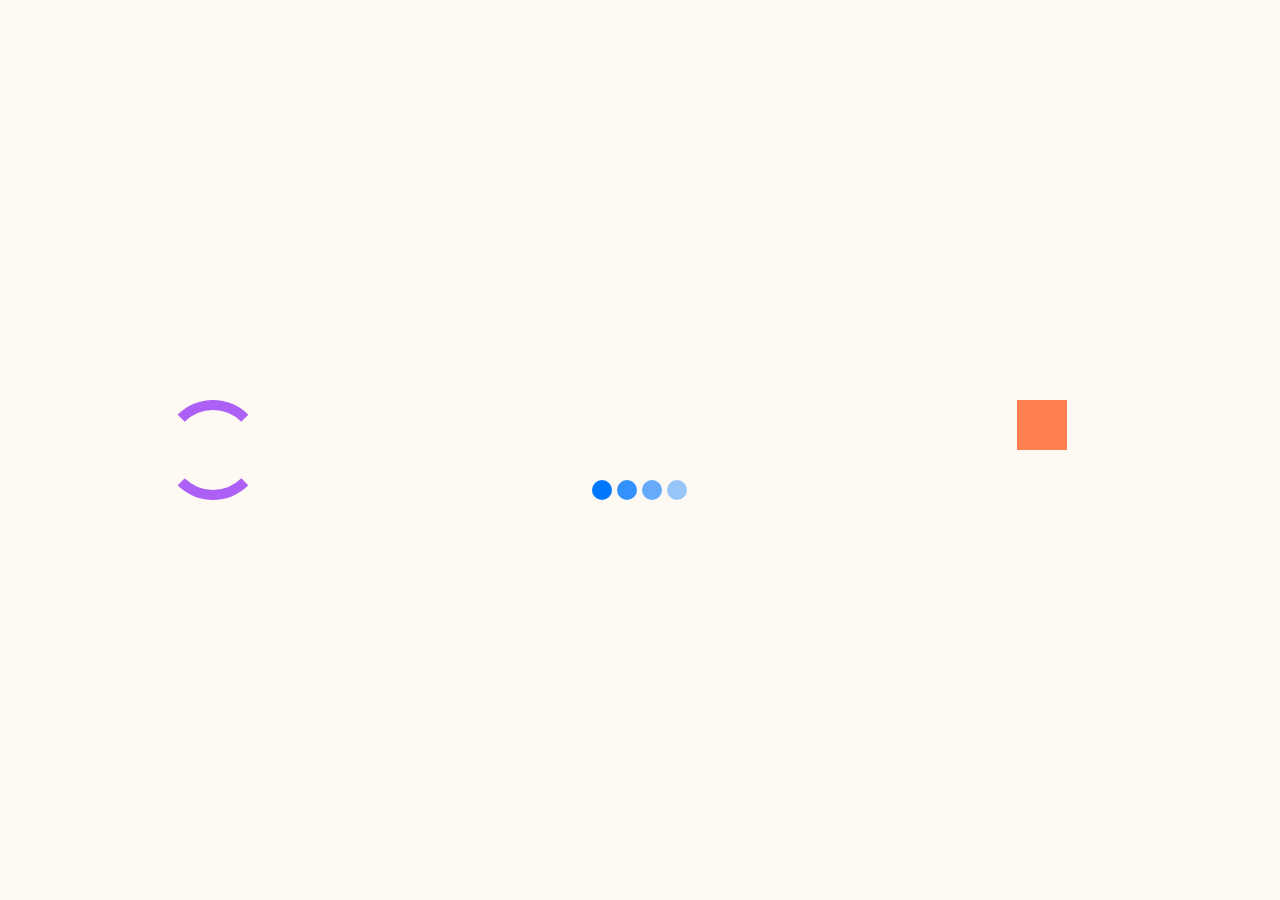
<file: CSS_Loaders/index.html>
<!-- Based on CSS Loaders Tutorial by Shaun Pelling - The Net Ninja (2020)
see: https://www.youtube.com/watch?v=GFkorypkXsQ&list=PL4cUxeGkcC9guBMasBotBhq_cmvXhyr6t -->

<!DOCTYPE html>
<html lang="en">
  <head>
    <meta charset="UTF-8" />
    <meta name="viewport" content="width=device-width, initial-scale=1.0" />
    <link rel="stylesheet" href="style.css" />
    <title>CSS Loaders</title>
  </head>
  <body>
    <!-- spinner -->
    <div class="spinner">
      <div></div>
      <div></div>
    </div>

    <!-- bouncing balls -->
    <div class="bouncer">
      <div></div>
      <div></div>
      <div></div>
      <div></div>
    </div>

    <!-- flipping squares -->
    <div class="square">
      <div></div>
      <div></div>
    </div>
  </body>
</html>
</file>
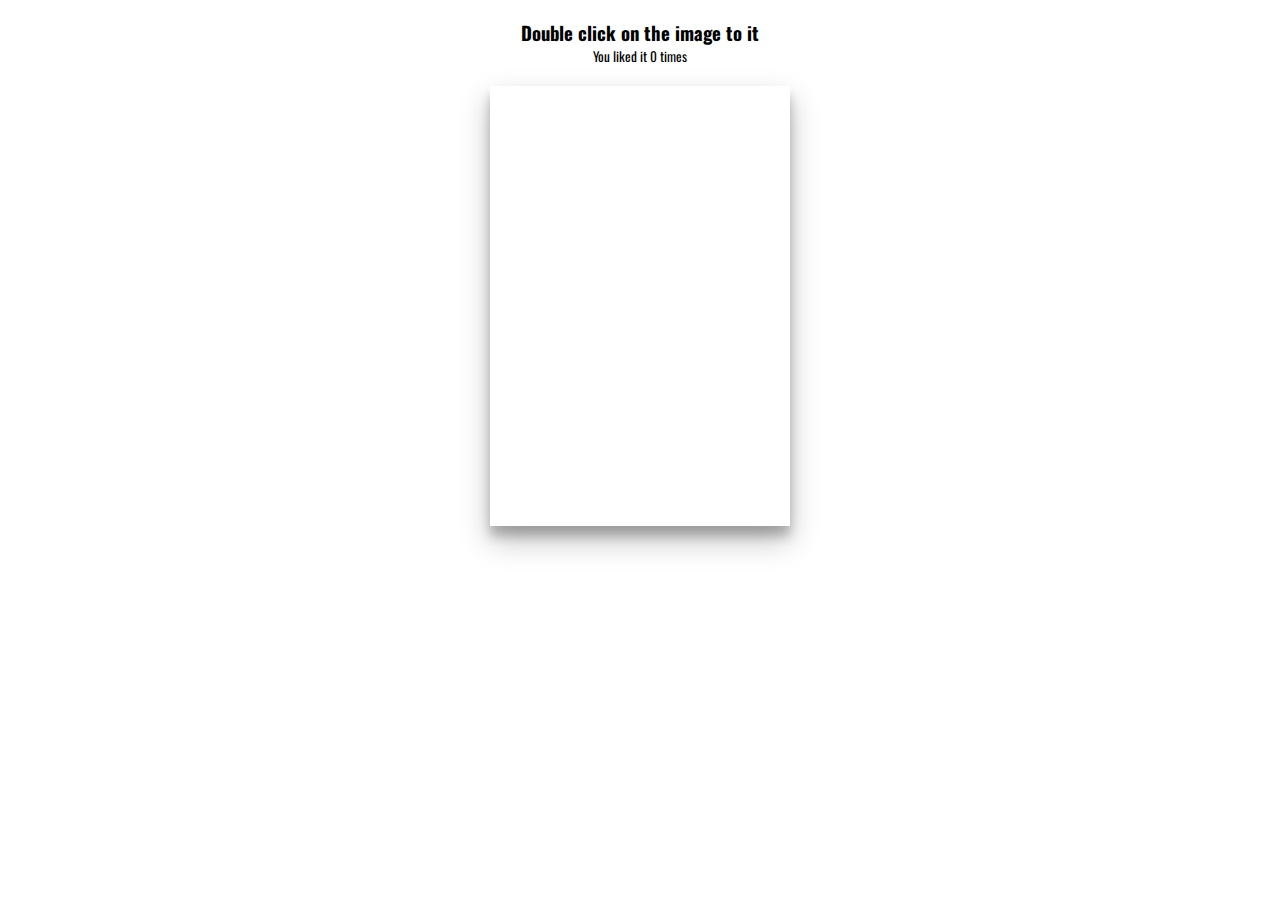
<file: Doubleclick_Heart/index.html>
<!DOCTYPE html>
<html lang="en">
  <head>
    <meta charset="UTF-8" />
    <meta name="viewport" content="width=device-width, initial-scale=1.0" />
    <link rel="stylesheet" href="https://cdnjs.cloudflare.com/ajax/libs/font-awesome/5.14.0/css/all.min.css" integrity="sha512-1PKOgIY59xJ8Co8+NE6FZ+LOAZKjy+KY8iq0G4B3CyeY6wYHN3yt9PW0XpSriVlkMXe40PTKnXrLnZ9+fkDaog==" crossorigin="anonymous" />
    <link rel="stylesheet" href="style.css" />
    <title>Double Click Heart</title>
  </head>
  <body>
    <h3>Double click on the image to <i class="fas fa-heart"></i> it</h3>
    <small>You liked it <span id="times">0</span> times</small>

    <div class="loveMe"></div>

    <script src="script.js"></script>
  </body>
</html>
</file>
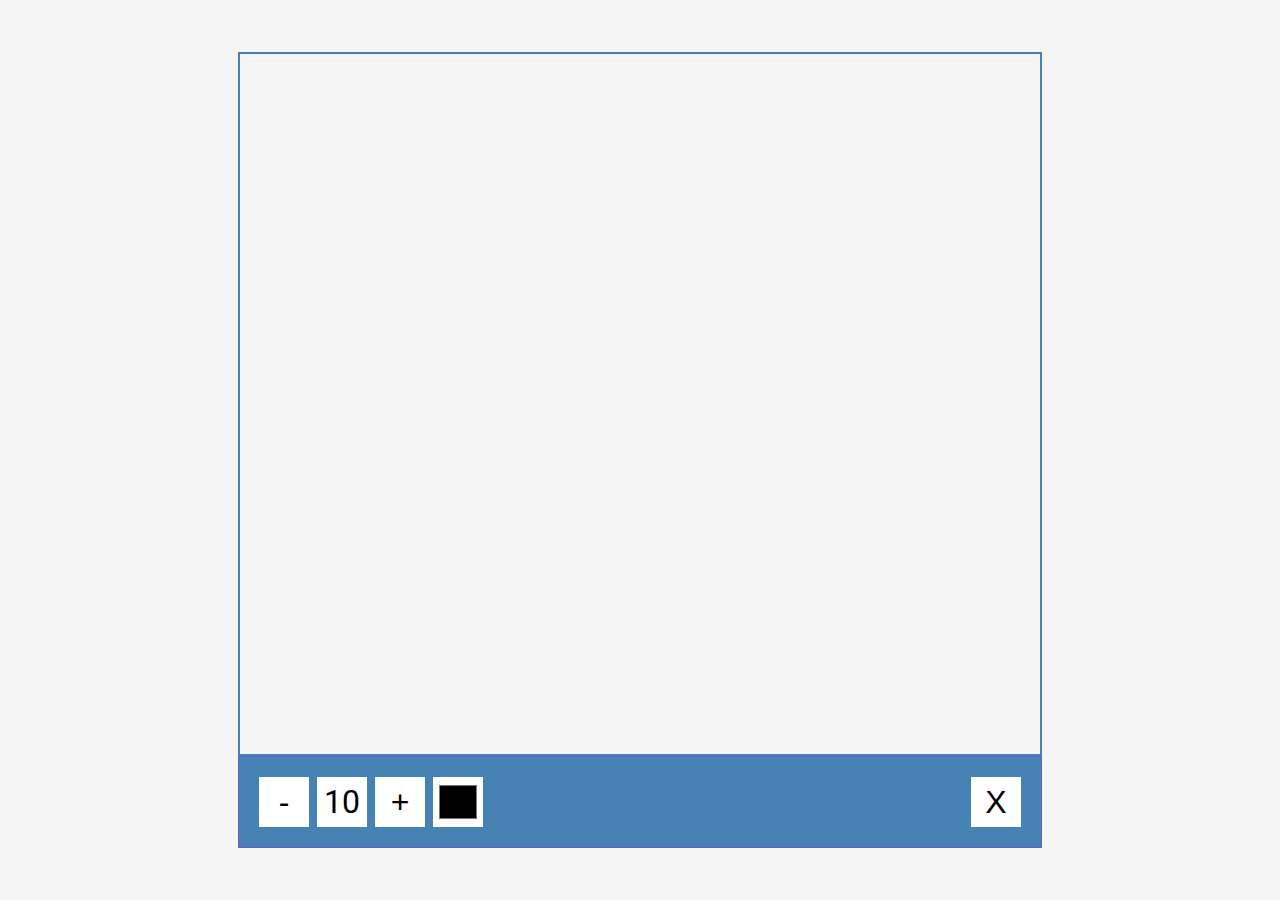
<file: Drawing_App/index.html>
<!DOCTYPE html>
<html lang="en">
  <head>
    <meta charset="UTF-8" />
    <meta name="viewport" content="width=device-width, initial-scale=1.0" />
    <link rel="stylesheet" href="style.css" />
    <title>Drawing App</title>
  </head>
  <body>
    <canvas id="canvas" width="800" height="700"></canvas>
    <div class="toolbox">
      <button id="decrease">-</button>
      <span id="size">10</span>
      <button id="increase">+</button>
      <input type="color" id="color">
      <button id="clear">X</button>
    </div>

    <script src="script.js"></script>
  </body>
</html>
</file>
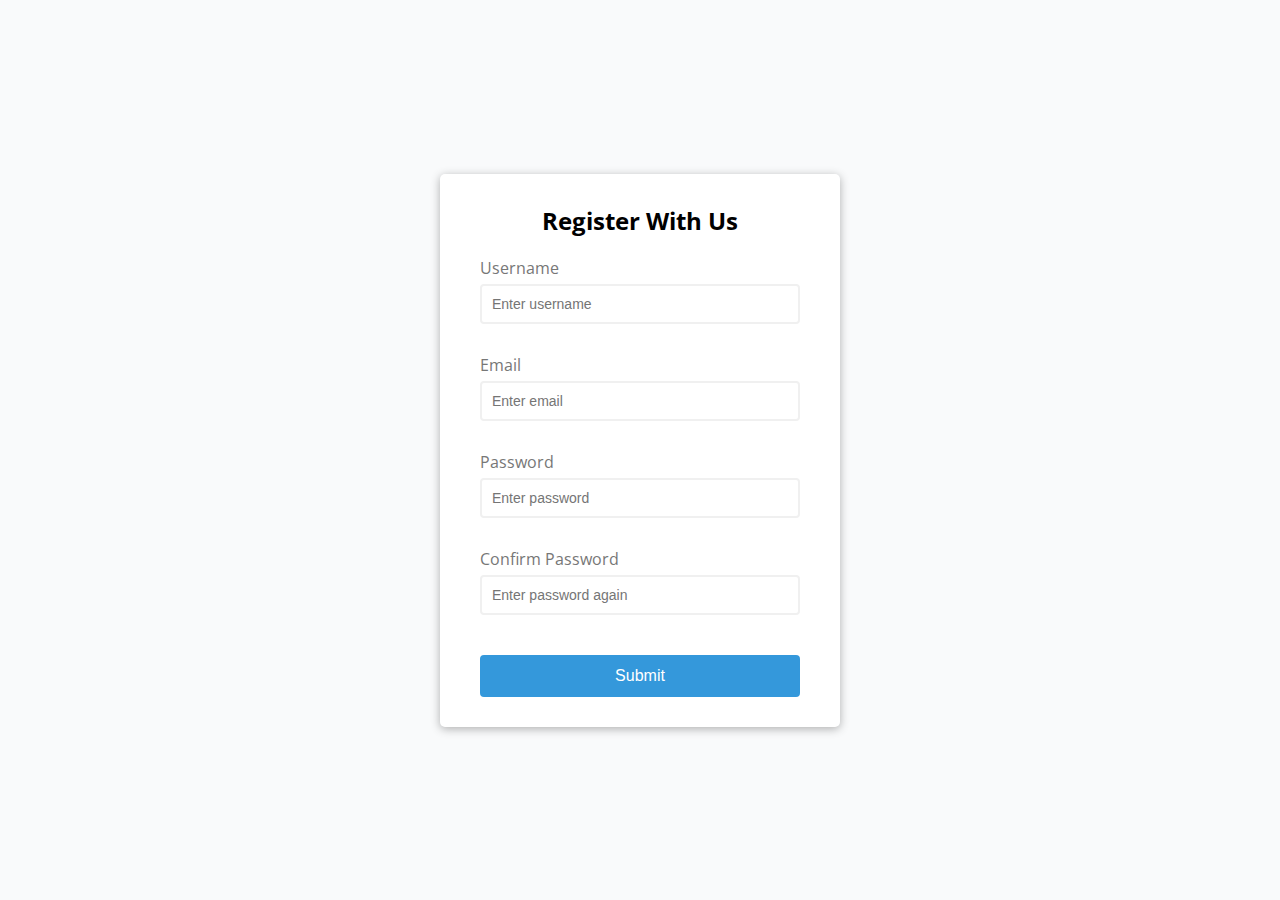
<file: Form_Validator/index.html>
<!DOCTYPE html>
<html lang="en">
  <head>
    <meta charset="UTF-8" />
    <meta name="viewport" content="width=device-width, initial-scale=1.0" />
    <link rel="stylesheet" href="style.css" />
    <title>Form Validator</title>
  </head>
  <body>
    <div class="container">
      <form id="form" class="form">
        <h2>Register With Us</h2>
        <div class="form-control">
          <label for="username">Username</label>
          <input type="text" id="username" placeholder="Enter username" />
          <small>Error message</small>
        </div>
        <div class="form-control">
          <label for="email">Email</label>
          <input type="text" id="email" placeholder="Enter email" />
          <small>Error message</small>
        </div>
        <div class="form-control">
          <label for="password">Password</label>
          <input type="password" id="password" placeholder="Enter password" />
          <small>Error message</small>
        </div>
        <div class="form-control">
          <label for="password2">Confirm Password</label>
          <input
            type="password"
            id="password2"
            placeholder="Enter password again"
          />
          <small>Error message</small>
        </div>
        <button>Submit</button>
      </form>
    </div>
    <script src="script.js"></script>
  </body>
</html>
</file>
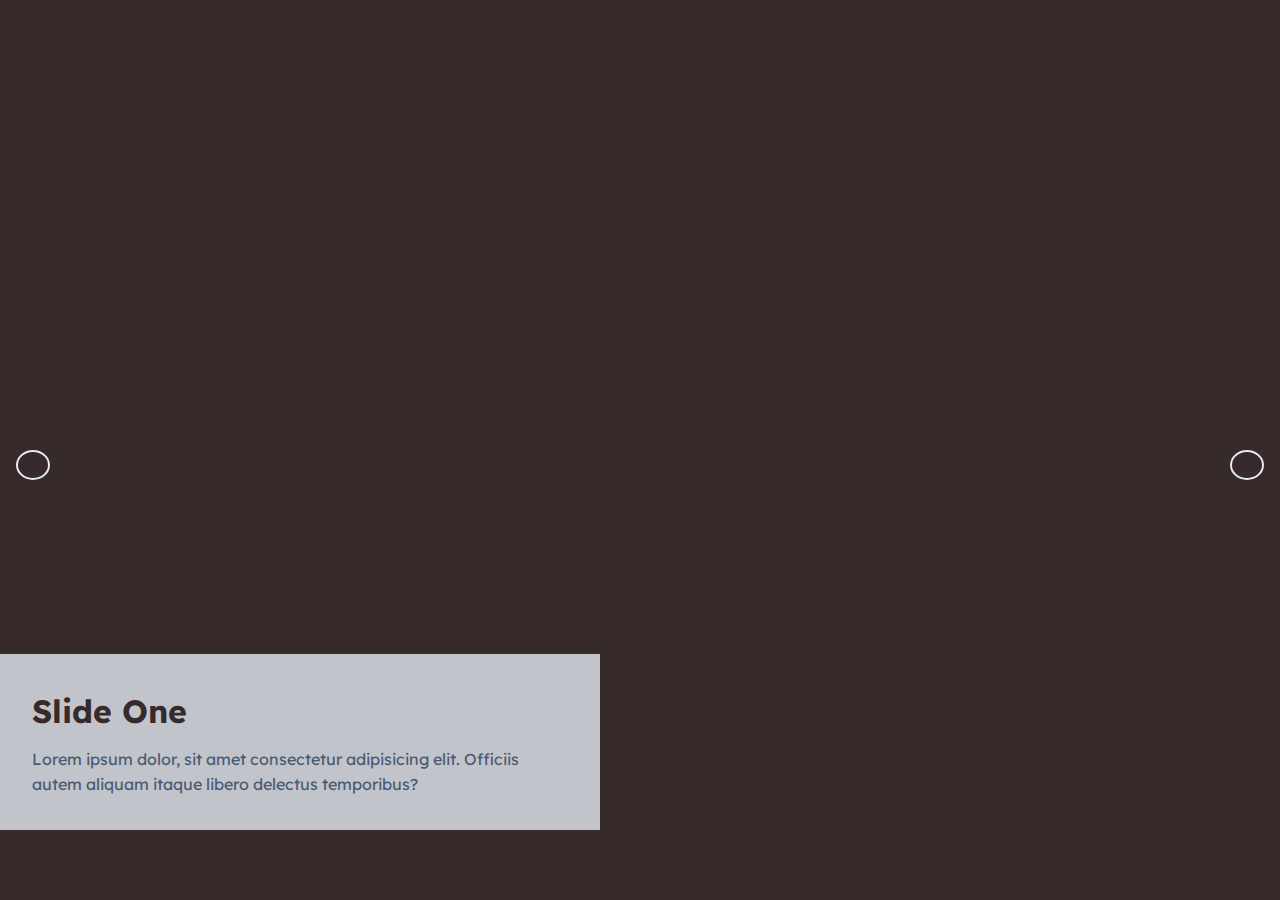
<file: Full_Screen_Image_Slider/index.html>
<!-- Based on Full Screen Responsive Image Slider by Brad Traversy (2019)
see: https://www.youtube.com/watch?v=wWWNrANNO1k -->

<!DOCTYPE html>
<html lang="en">
  <head>
    <meta charset="UTF-8" />
    <meta name="viewport" content="width=device-width, initial-scale=1.0" />
    <link
      rel="stylesheet"
      href="https://cdnjs.cloudflare.com/ajax/libs/font-awesome/5.15.1/css/all.min.css"
      integrity="sha512-+4zCK9k+qNFUR5X+cKL9EIR+ZOhtIloNl9GIKS57V1MyNsYpYcUrUeQc9vNfzsWfV28IaLL3i96P9sdNyeRssA=="
      crossorigin="anonymous"
    />
    <link rel="stylesheet" href="style.css" />
    <title>Full Screen Image Slider</title>
  </head>
  <body>
    <div class="slider">
      <div class="slide current">
        <div class="content">
          <h1>Slide One</h1>
          <p>
            Lorem ipsum dolor, sit amet consectetur adipisicing elit. Officiis
            autem aliquam itaque libero delectus temporibus?
          </p>
        </div>
      </div>
      <div class="slide">
        <div class="content">
          <h1>Slide Two</h1>
          <p>
            Lorem ipsum dolor, sit amet consectetur adipisicing elit. Officiis
            autem aliquam itaque libero delectus temporibus?
          </p>
        </div>
      </div>
      <div class="slide">
        <div class="content">
          <h1>Slide Three</h1>
          <p>
            Lorem ipsum dolor, sit amet consectetur adipisicing elit. Officiis
            autem aliquam itaque libero delectus temporibus?
          </p>
        </div>
      </div>
      <div class="slide">
        <div class="content">
          <h1>Slide Four</h1>
          <p>
            Lorem ipsum dolor, sit amet consectetur adipisicing elit. Officiis
            autem aliquam itaque libero delectus temporibus?
          </p>
        </div>
      </div>
      <div class="slide">
        <div class="content">
          <h1>Slide Five</h1>
          <p>
            Lorem ipsum dolor, sit amet consectetur adipisicing elit. Officiis
            autem aliquam itaque libero delectus temporibus?
          </p>
        </div>
      </div>
      <div class="slide">
        <div class="content">
          <h1>Slide Six</h1>
          <p>
            Lorem ipsum dolor, sit amet consectetur adipisicing elit. Officiis
            autem aliquam itaque libero delectus temporibus?
          </p>
        </div>
      </div>
    </div>
    <div class="buttons">
      <button id="prev"><i class="fas fa-arrow-left"></i></button>
      <button id="next"><i class="fas fa-arrow-right"></i></button>
    </div>
    <script src="script.js"></script>
  </body>
</html>
</file>
<file: 3D_Boxes_Bckground/style.css>
@import url('https://fonts.googleapis.com/css2?family=Roboto:wght@400;700&display=swap');
@import url('https://fonts.googleapis.com/css2?family=Poppins&display=swap');

* {
  box-sizing: border-box;
}

body {
  background-color: #fafafa;
  font-family: 'Roboto', sans-serif;
  display: flex;
  flex-direction: column;
  align-items: center;
  justify-content: center;
  height: 100vh;
  overflow: hidden;
}

.magic {
  background-color: #f9ca24;
  color: #fff;
  font-family: 'Poppins', sans-serif;
  border: 0;
  border-radius: 3px;
  font-size: 16px;
  padding: 12px 20px;
  cursor: pointer;
  position: fixed;
  top: 20px;
  letter-spacing: 1px;
  box-shadow: 0 3px rgba(249, 202, 36, 0.5);
  z-index: 100;
}

.magic:focus {
  outline: none;
}

.magic:active {
  box-shadow: none;
  transform: translateY(2px);
}

.boxes {
  display: flex;
  flex-wrap: wrap;
  justify-content: space-around;
  height: 500px;
  width: 500px;
  position: relative;
  transition: 0.4s ease;
}

.boxes.big {
  width: 600px;
  height: 600px;
}

.boxes.big .box {
  transform: rotateZ(360deg);
}

.box {
  background-image: url('https://mir-s3-cdn-cf.behance.net/project_modules/max_1200/5eeea355389655.59822ff824b72.gif');
  background-repeat: no-repeat;
  background-size: 500px 500px;
  position: relative;
  height: 125px;
  width: 125px;
  transition: 0.4s ease;
}

.box::after {
  content: '';
  background-color: #f6e58d;
  position: absolute;
  top: 8px;
  right: -15px;
  height: 100%;
  width: 15px;
  transform: skewY(45deg);
}

.box::before {
  content: '';
  background-color: #f9ca24;
  position: absolute;
  bottom: -15px;
  left: 8px;
  height: 15px;
  width: 100%;
  transform: skewX(45deg);
}
</file>
<file: Animated_countdown/style.css>
@import url('https://fonts.googleapis.com/css2?family=Roboto:wght@400;700&display=swap');

* {
  box-sizing: border-box;
}

body {
  font-family: 'Roboto', sans-serif;
  margin: 0;
  height: 100vh;
  overflow: hidden;
}

h4 {
  font-size: 20px;
  margin: 5px;
  text-transform: uppercase;
}

.counter {
  position: fixed;
  top: 50%;
  left: 50%;
  transform: translate(-50%, -50%);
  text-align: center;
}

.counter.hide {
  transform: translate(-50%, -50%) scale(0);
  animation: hide 0.2s ease-out;
}

@keyframes hide {
  0% {
    transform: translate(-50%, -50%) scale(1);
  }

  100% {
    transform: translate(-50%, -50%) scale(0);
  }
}

.final {
  position: fixed;
  top: 50%;
  left: 50%;
  transform: translate(-50%, -50%) scale(0);
  text-align: center;
}

.final.show {
  transform: translate(-50%, -50%) scale(1);
  animation: show 0.2s ease-out;
}

@keyframes show {
  0% {
    transform: translate(-50%, -50%) scale(0);
  }

  30% {
    transform: translate(-50%, -50%) scale(1.4);
  }

  100% {
    transform: translate(-50%, -50%) scale(1);
  }
}

.nums {
  color: #3498db;
  font-size: 50px;
  position: relative;
  overflow: hidden;
  width: 250px;
  height: 50px;
}

.nums span {
  position: absolute;
  top: 50%;
  left: 50%;
  transform: translate(-50%, -50%) rotate(120deg);
  transform-origin: bottom center;
}

.nums span.in {
  transform: translate(-50%, -50%) rotate(0deg);
  animation: goIn 0.5s ease-in-out;
}

.nums span.out {
  animation: goOut 0.5s ease-in-out;
}

@keyframes goIn {
  0% {
    transform: translate(-50%, -50%) rotate(120deg);
  }

  30% {
    transform: translate(-50%, -50%) rotate(-20deg);
  }

  60% {
    transform: translate(-50%, -50%) rotate(10deg);
  }

  100% {
    transform: translate(-50%, -50%) rotate(0deg);
  }
}

@keyframes goOut {
  0% {
    transform: translate(-50%, -50%) rotate(0deg);
  }

  60% {
    transform: translate(-50%, -50%) rotate(20deg);
  }

  100% {
    transform: translate(-50%, -50%) rotate(-120deg);
  }
}

#replay{
  background-color: #3498db;
  border-radius: 3px;
  border: none;
  color: aliceblue;
  padding: 5px;
  text-align: center;
  display: inline-block;
  cursor: pointer;
  transition: all 0.3s;
}

#replay span{
  cursor: pointer;
  display: inline-block;
  position: relative;
  transition: 0.3s;
}

#replay span:after{
  content: '\00bb';
  position: absolute;
  opacity: 0;
  top: 0;
  right: -20px;
  transition: 0.5s;
}

#replay:hover span{
  padding-right: 25px;
}

#replay:hover span:after{
  opacity: 1;
  right: 0;
}
</file>
<file: Animated_SVG/style.css>
* {
  box-sizing: border-box;
  margin: 0;
  padding: 0;
}

body {
  display: flex;
  flex-direction: column;
  align-items: center;
  justify-content: center;
  height: 100vh;
}

svg {
  max-width: 100%;
}

#left-wheel,
#right-wheel {
  transform-origin: center;
  transform-box: fill-box;
  animation: rotateWheel 2s linear infinite;
}

#man-bike {
  transform-origin: bottom;
  transform-box: fill-box;
  animation: rideBike 1s ease-in-out infinite alternate;
}

#hat {
  transform-origin: bottom;
  transform-box: fill-box;
  animation: moveHat 1s ease-in-out infinite alternate;
}

@keyframes rotateWheel {
  from {
    transform: rotateZ(0deg);
  }
  to {
    transform: rotateZ(360deg);
  }
}

@keyframes rideBike {
  from {
    transform: rotateX(0deg);
  }
  to {
    transform: rotateX(20deg);
  }
}

@keyframes moveHat {
  from {
    transform: translateY(0) rotateZ(0deg);
  }
  to {
    transform: translateY(20%) rotateZ(10deg);
  }
}
</file>
<file: Background Slider/style.css>
@import url('https://fonts.googleapis.com/css2?family=Roboto:wght@400;700&display=swap');

* {
  box-sizing: border-box;
}

body {
  font-family: 'Roboto', sans-serif;
  display: flex;
  flex-direction: column;
  align-items: center;
  justify-content: center;
  height: 100vh;
  overflow: hidden;
  margin: 0;
  background-position: center center;
  background-size: cover;
  transition: 0.4s;
}

body::before {
  content: '';
  position: absolute;
  top: 0;
  left: 0;
  width: 100%;
  height: 100vh;
  background-color: rgba(0, 0, 0, 0.7);
  z-index: -1;
}

.slider-container {
  box-shadow: 0 3px 6px rgba(0, 0, 0, 0.16), 0 3px 6px rgba(0, 0, 0, 0.23);
  height: 70vh;
  width: 70vw;
  position: relative;
  overflow: hidden;
}

.slide {
  opacity: 0;
  height: 100vh;
  width: 100vw;
  background-position: center center;
  background-size: cover;
  position: absolute;
  top: -15vh;
  left: -15vw;
  transition: 0.4s ease;
  z-index: 1;
}

.slide.active {
  opacity: 1;
}

.arrow {
  position: fixed;
  background-color: transparent;
  color: #fff;
  padding: 20px;
  font-size: 30px;
  border: 2px solid orange;
  top: 50%;
  transform: translateY(-50%);
  cursor: pointer;
}

.arrow:focus {
  outline: 0;
}

.left-arrow {
  left: calc(15vw - 65px);
}

.right-arrow {
  right: calc(15vw - 65px);
}
</file>
<file: Breakout_Game/style.css>
* {
  box-sizing: border-box;
}

body {
  background-color: #0095dd;
  display: flex;
  flex-direction: column;
  align-items: center;
  justify-content: center;
  font-family: Arial, Helvetica, sans-serif;
  min-height: 100vh;
  margin: 0;
}

h1 {
  font-size: 45px;
  color: #fff;
}

canvas {
  background: #f0f0f0;
  display: block;
  border-radius: 5px;
}

.btn {
  cursor: pointer;
  border: 0;
  padding: 10px 20px;
  background: #000;
  color: #fff;
  border-radius: 5px;
}

.btn:focus {
  outline: 0;
}

.btn:hover {
  background: #222;
}

.btn:active {
  transform: scale(0.98);
}

.rules-btn {
  position: absolute;
  top: 30px;
  left: 30px;
}

.rules {
  position: absolute;
  top: 0;
  left: 0;
  background: #333;
  color: #fff;
  min-height: 100vh;
  width: 400px;
  padding: 20px;
  line-height: 1.5;
  transform: translateX(-400px);
  transition: transform 1s ease-in-out;
}

.rules.show {
  transform: translateX(0);
}
</file>
<file: Button_Ripple_Effect/style.css>
@import url('https://fonts.googleapis.com/css2?family=Roboto:wght@400;700&display=swap');

* {
  box-sizing: border-box;
}

body {
  background-color: #000;
  font-family: 'Roboto', sans-serif;
  display: flex;
  flex-direction: column;
  align-items: center;
  justify-content: center;
  height: 100vh;
  overflow: hidden;
  margin: 0;
}

button {
  background-color: purple;
  color: #fff;
  border: 1px purple solid;
  font-size: 14px;
  text-transform: uppercase;
  letter-spacing: 2px;
  padding: 20px 30px;
  overflow: hidden;
  margin: 10px 0;
  position: relative;
}

button:focus {
  outline: none;
}

button .circle {
  position: absolute;
  background-color: #fff;
  width: 100px;
  height: 100px;
  border-radius: 50%;
  transform: translate(-50%, -50%) scale(0);
  animation: scale 0.5s ease-out;
}

@keyframes scale {
  to {
    transform: translate(-50%, -50%) scale(3);
    opacity: 0;
  }
}
</file>
<file: CSS_Loaders/style.css>
* {
  box-sizing: border-box;
}

body {
  background-color: #fef9f2;
  display: flex;
  align-items: center;
  justify-content: space-around;
  height: 100vh;
  overflow: hidden;
  margin: 0;
}

/* spinner */

.spinner {
  width: 100px;
  height: 100px;
  position: relative;
}

.spinner div {
  position: absolute;
  width: 100%;
  height: 100%;
  border: 10px solid transparent;
  border-top-color: #ad60f5;
  border-radius: 50%;
  animation: spinnerOne 1.2s linear infinite;
}

.spinner div:nth-child(2) {
  border: 10px solid transparent;
  border-bottom-color: #ad60f5;
  animation: spinnerTwo 1.2s linear infinite;
}

@keyframes spinnerOne {
  0% {
    transform: rotate(0deg);
    border-width: 10px;
  }
  50% {
    transform: rotate(180deg);
    border-width: 1px;
  }
  100% {
    transform: rotate(360deg);
    border-width: 10px;
  }
}

@keyframes spinnerTwo {
  0% {
    transform: rotate(0deg);
    border-width: 1px;
  }
  50% {
    transform: rotate(180deg);
    border-width: 10px;
  }
  100% {
    transform: rotate(360deg);
    border-width: 1px;
  }
}

/* bouncing balls */

.bouncer {
  display: flex;
  justify-content: space-around;
  align-items: flex-end;
  width: 100px;
  height: 100px;
}

.bouncer div {
  width: 20px;
  height: 20px;
  background-color: #0077ff;
  border-radius: 50%;
  animation: bouncer 0.5s cubic-bezier(0.19, 0.57, 0.3, 0.98) infinite alternate;
  /* use https://cubic-bezier.com/ to customize the curve */
}

.bouncer div:nth-child(2) {
  animation-delay: 0.1s;
  opacity: 0.8;
}

.bouncer div:nth-child(3) {
  animation-delay: 0.2s;
  opacity: 0.6;
}

.bouncer div:nth-child(4) {
  animation-delay: 0.3s;
  opacity: 0.4;
}

@keyframes bouncer {
  from {
    transform: translateY(0);
  }
  to {
    transform: translateY(-100px);
  }
}

/* flipping squares */

.square {
  width: 100px;
  height: 100px;
  position: relative;
  perspective: 200px;
}

.square div {
  position: absolute;
  top: 0;
  height: 50px;
  width: 50px;
  background: coral;
  animation: flip 2s linear infinite;
  transform-origin: right bottom;
}

.square div:nth-child(2) {
  animation-delay: 1s;
  opacity: 0.5;
}

@keyframes flip {
  0% {
    transform: rotateX(0) rotateY(0);
  }
  25% {
    transform: rotateX(0) rotateY(180deg);
  }
  50% {
    transform: rotateX(180deg) rotateY(180deg);
  }
  75% {
    transform: rotateX(180deg) rotateY(0);
  }
  100% {
    transform: rotateX(0) rotateY(0);
  }
}
</file>
<file: Doubleclick_Heart/style.css>
@import url('https://fonts.googleapis.com/css?family=Oswald');

* {
  box-sizing: border-box;
}

body {
  font-family: 'Oswald', sans-serif;
  text-align: center;
  overflow: hidden;
  margin: 0;
}

h3 {
  margin-bottom: 0;
  text-align: center;
}

small {
  display: block;
  margin-bottom: 20px;
  text-align: center;
}

.fa-heart {
  color: red;
}

.loveMe {
  height: 440px;
  width: 300px;
  background: url('https://images.unsplash.com/photo-1504215680853-026ed2a45def?ixlib=rb-1.2.1&ixid=eyJhcHBfaWQiOjEyMDd9&auto=format&fit=crop&w=334&q=80')
    no-repeat center center/cover;
  margin: auto;
  cursor: pointer;
  max-width: 100%;
  position: relative;
  box-shadow: 0 14px 28px rgba(0, 0, 0, 0.25), 0 10px 10px rgba(0, 0, 0, 0.22);
  overflow: hidden;
}

.loveMe .fa-heart {
  position: absolute;
  animation: grow 0.6s linear;
  transform: translate(-50%, -50%) scale(0);
}

@keyframes grow {
  to {
    transform: translate(-50%, -50%) scale(10);
    opacity: 0;
  }
}
</file>
<file: Drawing_App/style.css>
@import url('https://fonts.googleapis.com/css2?family=Roboto:wght@400;700&display=swap');

* {
  box-sizing: border-box;
}

body {
  background-color: #f5f5f5;
  font-family: 'Roboto', sans-serif;
  display: flex;
  flex-direction: column;
  align-items: center;
  justify-content: center;
  height: 100vh;
  margin: 0;
}

canvas {
  border: 2px solid steelblue;
}

.toolbox {
  background-color: steelblue;
  border: 1px solid slateblue;
  display: flex;
  width: 804px;
  padding: 1rem;
}

.toolbox > * {
  background-color: #fff;
  border: none;
  display: inline-flex;
  align-items: center;
  justify-content: center;
  font-size: 2rem;
  height: 50px;
  width: 50px;
  margin: 0.25rem;
  padding: 0.25rem;
  cursor: pointer;
}

.toolbox > *:last-child {
  margin-left: auto;
}
</file>
<file: Form_Validator/style.css>
@import url("https://fonts.googleapis.com/css?family=Open+Sans&display=swap");

:root {
  --main-color: #3498db;
  --success-color: #2ecc71;
  --error-color: #e74c3c;
}

* {
  box-sizing: border-box;
}

body {
  background-color: #f9fafb;
  font-family: "Open Sans", sans-serif;
  display: flex;
  align-items: center;
  justify-content: center;
  min-height: 100vh;
  margin: 0;
}

.container {
  background-color: #fff;
  border-radius: 5px;
  box-shadow: 0 2px 10px rgba(0, 0, 0, 0.3);
  width: 400px;
}

.form {
  padding: 30px 40px;
}

h2 {
  text-align: center;
  margin: 0 0 20px;
}

.form-control {
  margin-bottom: 10px;
  padding-bottom: 20px;
  position: relative;
}

.form-control label {
  color: #777;
  display: block;
  margin-bottom: 5px;
}

.form-control input {
  border: 2px solid #f0f0f0;
  border-radius: 4px;
  display: block;
  width: 100%;
  padding: 10px;
  font-size: 14px;
}

.form-control input:focus {
  outline: 0;
  border-color: #777;
}

.form-control.success input {
  border-color: var(--success-color);
}

.form-control.error input {
  border-color: var(--error-color);
}

.form-control small {
  color: var(--error-color);
  position: absolute;
  bottom: 0;
  left: 0;
  visibility: hidden;
}

.form-control.error small {
  visibility: visible;
}

.form button {
  cursor: pointer;
  background-color: var(--main-color);
  border: 2px solid var(--main-color);
  border-radius: 4px;
  color: #fff;
  display: block;
  font-size: 16px;
  padding: 10px;
  margin-top: 20px;
  width: 100%;
}
</file>
<file: Full_Screen_Image_Slider/style.css>
@import url("https://fonts.googleapis.com/css2?family=Lexend:wght@400;700&display=swap");

* {
  box-sizing: border-box;
  margin: 0;
  padding: 0;
}

body {
  font-family: "Lexend", sans-serif;
  background-color: #362a2b;
  color: #e5ebf3;
}

.slider {
  position: relative;
  width: 100vw;
  height: 100vh;
  overflow: hidden;
}

.slide {
  position: absolute;
  top: 0;
  left: 0;
  width: 100%;
  height: 100%;
  opacity: 0;
  transition: opacity 0.4s ease-in-out;
}

.slide.current {
  opacity: 1;
}

.slide .content {
  position: absolute;
  bottom: -300px;
  left: 0;
  width: 100%;
  opacity: 0;
  background-color: rgba(229, 235, 243, 0.8);
  color: #495b73;
  padding: 1rem;
  line-height: 1.3;
}

.slide .content h1 {
  margin-bottom: 0.625rem;
  color: #362a2b;
  font-size: 1.5rem;
}

.slide.current .content {
  opacity: 1;
  transform: translateY(-300px);
  transition: all 0.7s ease-in-out;
}

.slide:first-child {
  background: url("https://wallpaperaccess.com/full/284464.jpg") no-repeat
    center top/cover;
}

.slide:nth-child(2) {
  background: url("https://wallpaperaccess.com/full/48880.jpg") no-repeat
    center top/cover;
}

.slide:nth-child(3) {
  background: url("https://wallpaperaccess.com/full/284383.jpg") no-repeat
    center top/cover;
}

.slide:nth-child(4) {
  background: url("https://wallpaperaccess.com/full/284375.jpg") no-repeat
    center top/cover;
}

.slide:nth-child(5) {
  background: url("https://wallpaperaccess.com/full/284367.jpg") no-repeat
    center top/cover;
}

.slide:nth-child(6) {
  background: url("https://wallpaperaccess.com/full/33120.jpg") no-repeat
    center center/cover;
}

.buttons button#prev {
  position: absolute;
  top: 50%;
  left: 1rem;
}

.buttons button#next {
  position: absolute;
  top: 50%;
  right: 1rem;
}

.buttons button {
  border: 2px solid #e5ebf3;
  background-color: transparent;
  color: #e5ebf3;
  cursor: pointer;
  padding: 13px 15px;
  border-radius: 50%;
  outline: none;
}

.buttons button:hover {
  background-color: #e5ebf3;
  color: #362a2b;
}

@media (min-width: 640px) and (min-height: 640px) {
  .slide .content {
    bottom: 70px;
    left: -600px;
    width: 600px;
    padding: 2rem;
    line-height: 1.6;
  }

  .slide .content h1 {
    font-size: 2rem;
  }

  .slide.current .content {
    transform: translateX(600px);
  }
}
</file>
